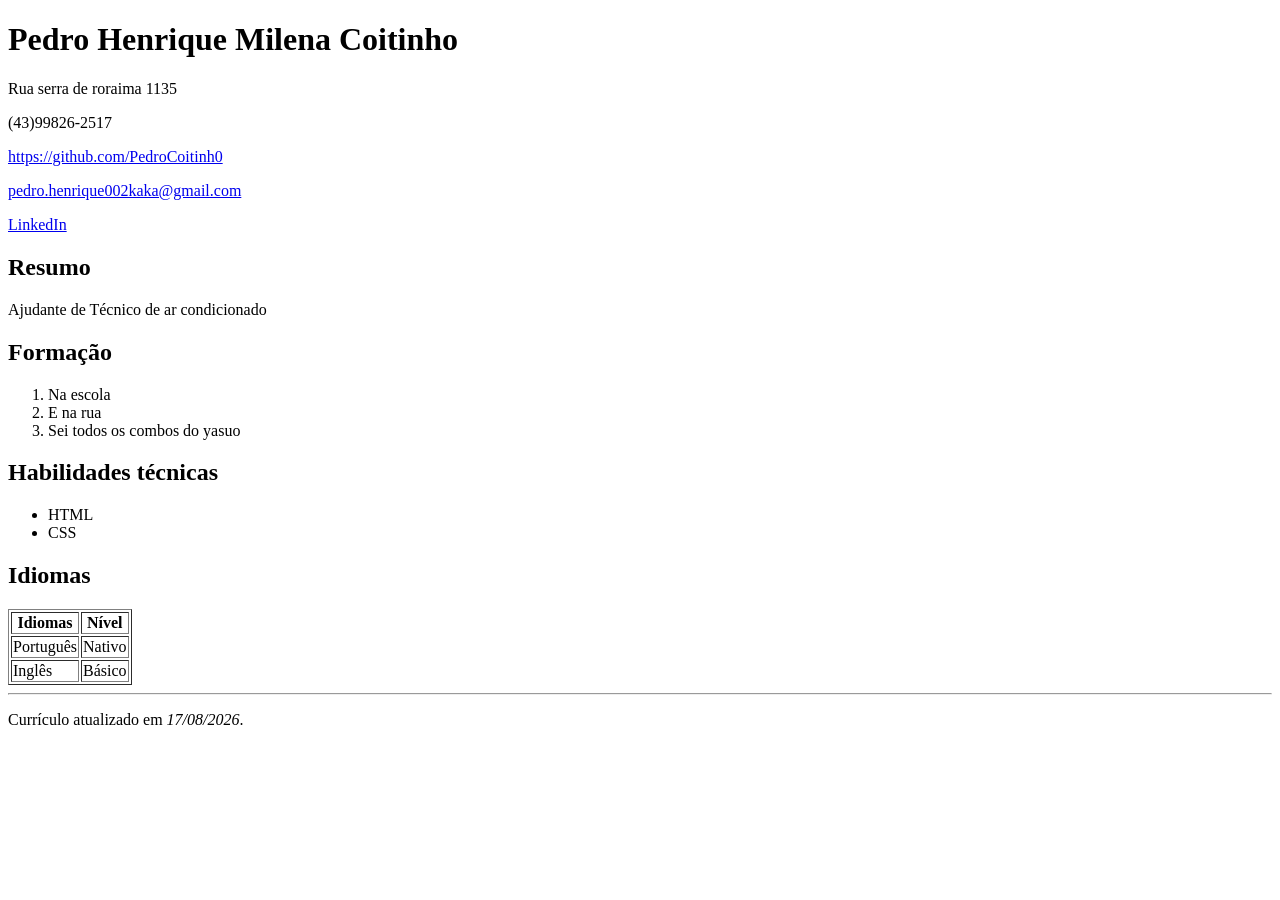
<file: aula02/index.html>
<!DOCTYPE html>
<html lang="pt-br">
<head>
  <meta charset="UTF-8">
  <meta name="viewport" content="width=device-width, initial-scale=1.0">
  <title>Currículo de Pedro</title>

</head>
<body>
  <div id="cabeçalho">
    <h1>Pedro Henrique Milena Coitinho</h1>
    <p>Rua serra de roraima 1135</p>
    <p>(43)99826-2517</p>
    <p>
      <a href="https://github.com/PedroCoitinh0" target="_blank">https://github.com/PedroCoitinh0</a>
    </p>
    <p>
      <a href="mailto:pedro.henrique002kaka@gmail.com" target="_blank">pedro.henrique002kaka@gmail.com</a>
    </p>

    <p>
      <a href="#">LinkedIn</a>
    </p>
  </div>

  <div id="principal">

    <div id="resumo">
      <h2>Resumo</h2>
      <p>Ajudante de Técnico de ar condicionado</p>
    </div>

    <div id="formação">
      <h2>Formação</h2>
      <ol>
        <li>Na escola</li>
        <li>E na rua</li>
        <li>Sei todos os combos do yasuo</li>
      </ol>
    </div>

    <div>
      <h2>Habilidades técnicas</h2>
      <ul>
        <li>HTML</li>
        <li>CSS</li>
      </ul>
    </div>

    <div>
      <h2>Idiomas</h2>
      <table border="1">
        <tr>
          <th>Idiomas</th>
          <th>Nível</th>
        </tr>
        <tr>
          <td>Português</td>
          <td>Nativo</td>
        </tr>
        <tr>
          <td>Inglês</td>
          <td>Básico</td>
        </tr>
      </table>
    </div>

  </div>
  <hr>
  <div id="rodape">
    <p>Currículo atualizado em <i>17/08/2026</i>.</p>
  </div>
</body>
</html>
</file>
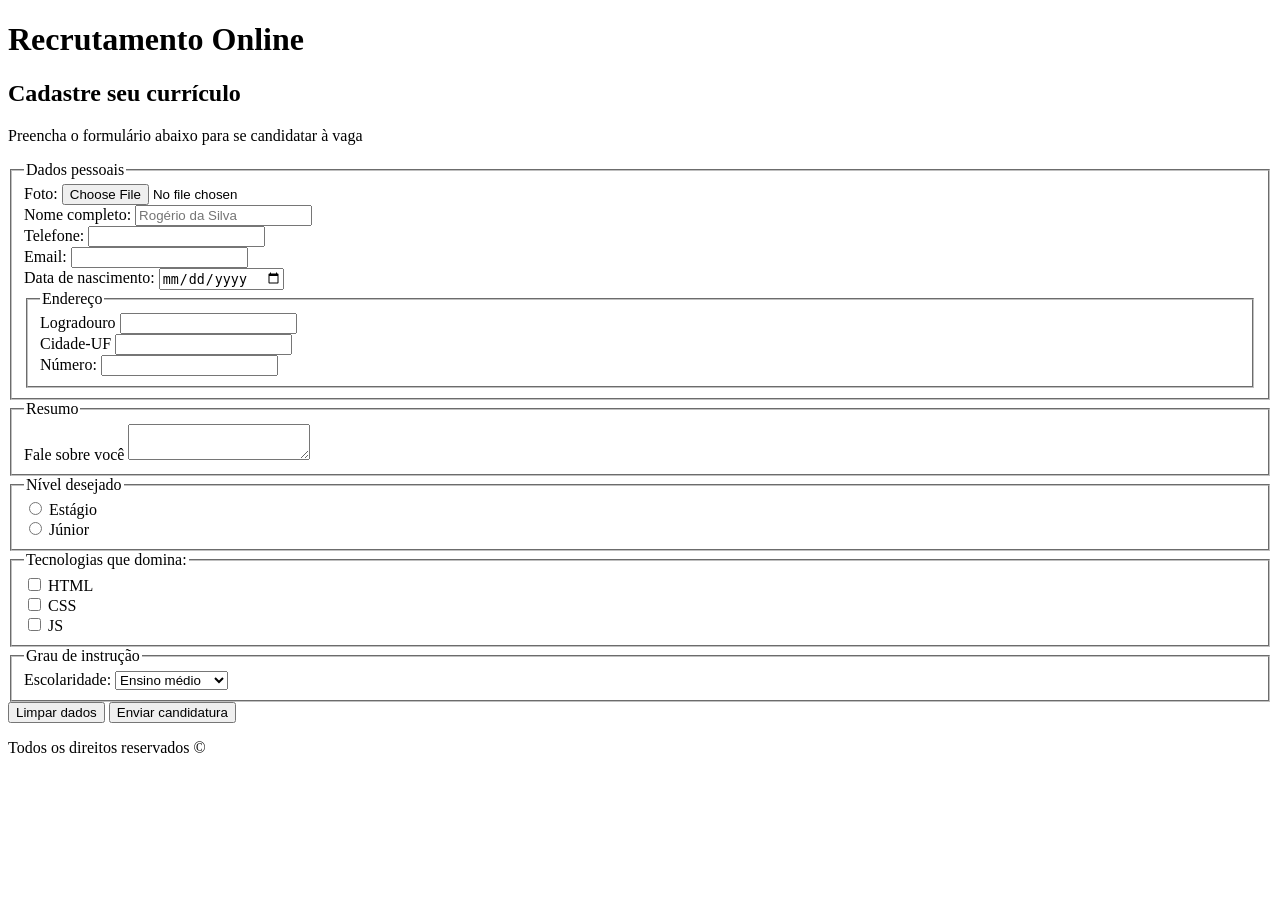
<file: aula03/index.html>
<!DOCTYPE html>
<html lang="pt-br">
<head>
  <meta charset="UTF-8">
  <meta name="viewport" content="width=device-width, initial-scale=1.0">
  <title>Recrutamento online</title>
</head>
<body>

  <header>
    <h1>Recrutamento Online</h1>
  </header>
  
  <main>
    <section>
      <h2>Cadastre seu currículo</h2>
      <form action="https://postman-echo.com/post" method="post" enctype="multipart/form-data">
        <p>Preencha o formulário abaixo para se candidatar à vaga</p>
        <fieldset>
          <legend>Dados pessoais</legend>
          
          <div>
            <label for="foto_id">Foto:</label>
            <input id="foto_id" name="foto" type="file" accept="image/*">
          </div>
          

          <div>
            <label for="nome_id">Nome completo:</label>
            <input id="nome_id" name="nome" type="text" placeholder="Rogério da Silva">
          </div>

          <div>
            <label for="telefone_id">Telefone:</label>
            <input id="telefone_id" name="telefone" type="tel" required>
          </div>
          
          <div>
            <label for="email_id">Email:</label>
            <input id="email_id" name="email" type="email">
          </div>

          <div>
            <label for="data_nasc_id">Data de nascimento:</label>
            <input id="data_nasc_id" name="data_nasc" type="date">
          </div>
          
          <fieldset>
            <legend>Endereço</legend>
            
            <div>
              <label for="logradouro_id">Logradouro</label>
              <input id="logradouro_id" name="Logradouro" type="text">
            </div>

            <div>
              <label for="cidade_id">Cidade-UF</label>
              <input id="cidade_id" name="cidade" type="text">
            </div>

            <div>
              <label for="numero_id">Número:</label>
              <input id="numero_id" name="numero" type="number">
            </div>
          
          </fieldset>
        </fieldset>

        <fieldset>
          <legend>Resumo</legend>
          <div>
            <label for="resumo_id">Fale sobre você</label>
            <textarea id="resumo_id" name="resumo"></textarea>
          </div>
        </fieldset>

        <fieldset>
          <legend>Nível desejado</legend>
          <div>
            <input id="nivel_estagio_id" name="nivel" type="radio" value="estagio">
            <label for="nivel_estagio_id">Estágio</label>
          </div>

          <div>
            <input id="nivel_junior_id" name="nivel" type="radio" value="junior">
            <label for="nivel_junior_id">Júnior</label>
          </div>
        </fieldset>

        <fieldset>
          <legend>Tecnologias que domina:</legend>
          <div>
            <input id="tec_html_id" name="tecnologias" type="checkbox" value="html">
            <label for="tec_html_id">HTML</label>
          </div>

          <div>
            <input id="tec_css_id" name="tecnologias" type="checkbox" value="css">
            <label for="tec_css_id">CSS</label>
          </div>

          <div>
            <input id="tec_js_id" name="tecnologias" type="checkbox" value="js">
            <label for="tec_js_id">JS</label>
          </div>

        </fieldset>

        <fieldset>
          <legend>Grau de instrução</legend>
          <div>
            <label for="escolaridade_id">Escolaridade:</label>
            <select id="escolaridade_id" name="escolaridade">
              <option value="medio">Ensino médio</option>
              <option value="graduacao">Graduação</option>
              <option value="pos">Pós-graduação</option>
            </select>
          </div>
        </fieldset>

        <div>
          <button type="reset">Limpar dados</button>
          <button type="submit">Enviar candidatura</button>
        </div>

      </form>
    </section>
  </main>

  <footer>
    <p>Todos os direitos reservados &copy</p>
  </footer>
</body>
</html>
</file>
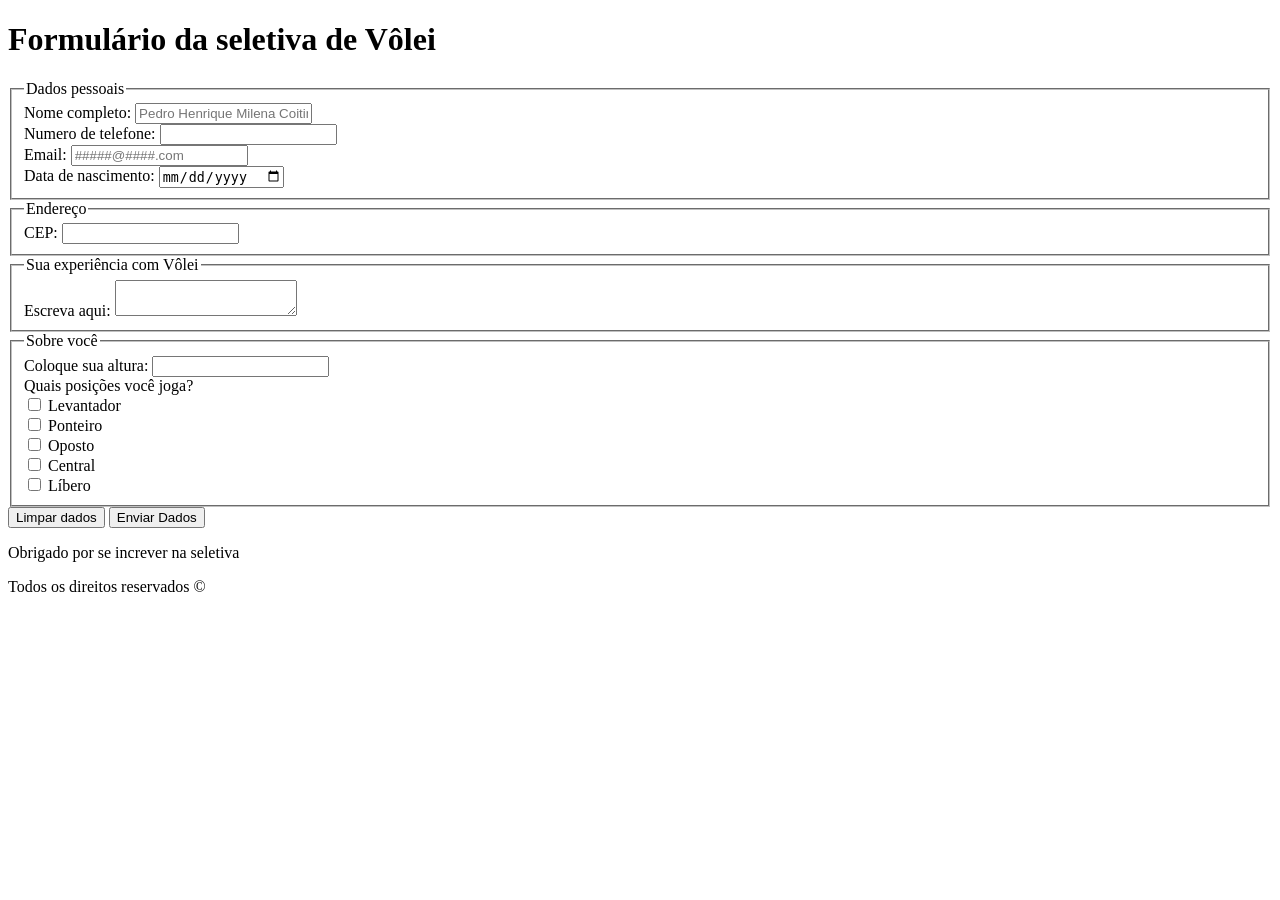
<file: aula04/index.html>
<!DOCTYPE html>
<html lang="pt-br">
<head>
  <meta charset="UTF-8">
  <meta name="viewport" content="width=device-width, initial-scale=1.0">
  <title>Seletiva</title>
</head>
<body>

  <header>
    <h1>Formulário da seletiva de Vôlei</h1>
  </header>

  <main>
    <section>
      <form action="https://postman-echo.com/post" method="post" enctype="multipart/form-data">
        <fieldset>
          <legend>Dados pessoais</legend>

          <div>
            <label for="name_id">Nome completo:</label>
            <input id="name_id" name="name" type="text" placeholder="Pedro Henrique Milena Coitinho">
          </div>

          <div>
            <label for="number_id">Numero de telefone:</label>
            <input id="number_id" name="number" type="tel">
          </div>

          <div>
            <label for="email_id">Email:</label>
            <input id="email_id" name="email" type="text" placeholder="#####@####.com">
          </div>
          
          <div>
            <label for="date_id">Data de nascimento:</label>
            <input id="date_id" name="date" type="date" required>
          </div>

        </fieldset>

        <fieldset>
          <legend>Endereço</legend>

           <div>
            <label for="cep_id">CEP:</label>
            <input id="cep_id" name="cep" pattern="^[0-9]{5}-[0-9]{3}$" required type="text">
          </div>

        </fieldset>

        <fieldset>
          <legend>Sua experiência com Vôlei</legend>

          <div>
            <label for="write_id">Escreva aqui:</label>
            <textarea id="write_id" name="write"></textarea>
          </div>
        </fieldset>

        <fieldset>
          <legend>Sobre você</legend>

          <div>
            <label for="height_id">Coloque sua altura:</label>
            <input id="height_id" name="height" type="text" required>
          </div>

          <div>
            <label for="position_id">Quais posições você joga?</label>
          </div>
          
          <div>
            <input id="levantador_id" type="checkbox" name="levantador" value="levantador">
            <label for="levantador_id">Levantador</label>
          </div>

          <div>
            <input id="ponteiro_id" type="checkbox" name="ponteiro" value="ponteiro">
            <label for="ponteiro_id">Ponteiro</label>
          </div>

          <div>
            <input id="oposto_id" type="checkbox" name="oposto" value="oposto">
            <label for="oposto_id">Oposto</label>
          </div>

          <div>
            <input id="central_id" type="checkbox" name="central" value="central">
            <label for="central_id">Central</label>
          </div>

          <div>
            <input id="libero_id" type="checkbox" name="libero" value="libero">
            <label for="libero_id">Líbero</label>
          </div>

        </fieldset>

        <div>
          <button type="reset">Limpar dados</button>
          <button type="submit">Enviar Dados</button>
        </div>

      </form>
    </section>
  </main>

  <footer>
    <p>Obrigado por se increver na seletiva</p>
    <p>Todos os direitos reservados &copy</p>
  </footer>

</body>
</html>
</file>
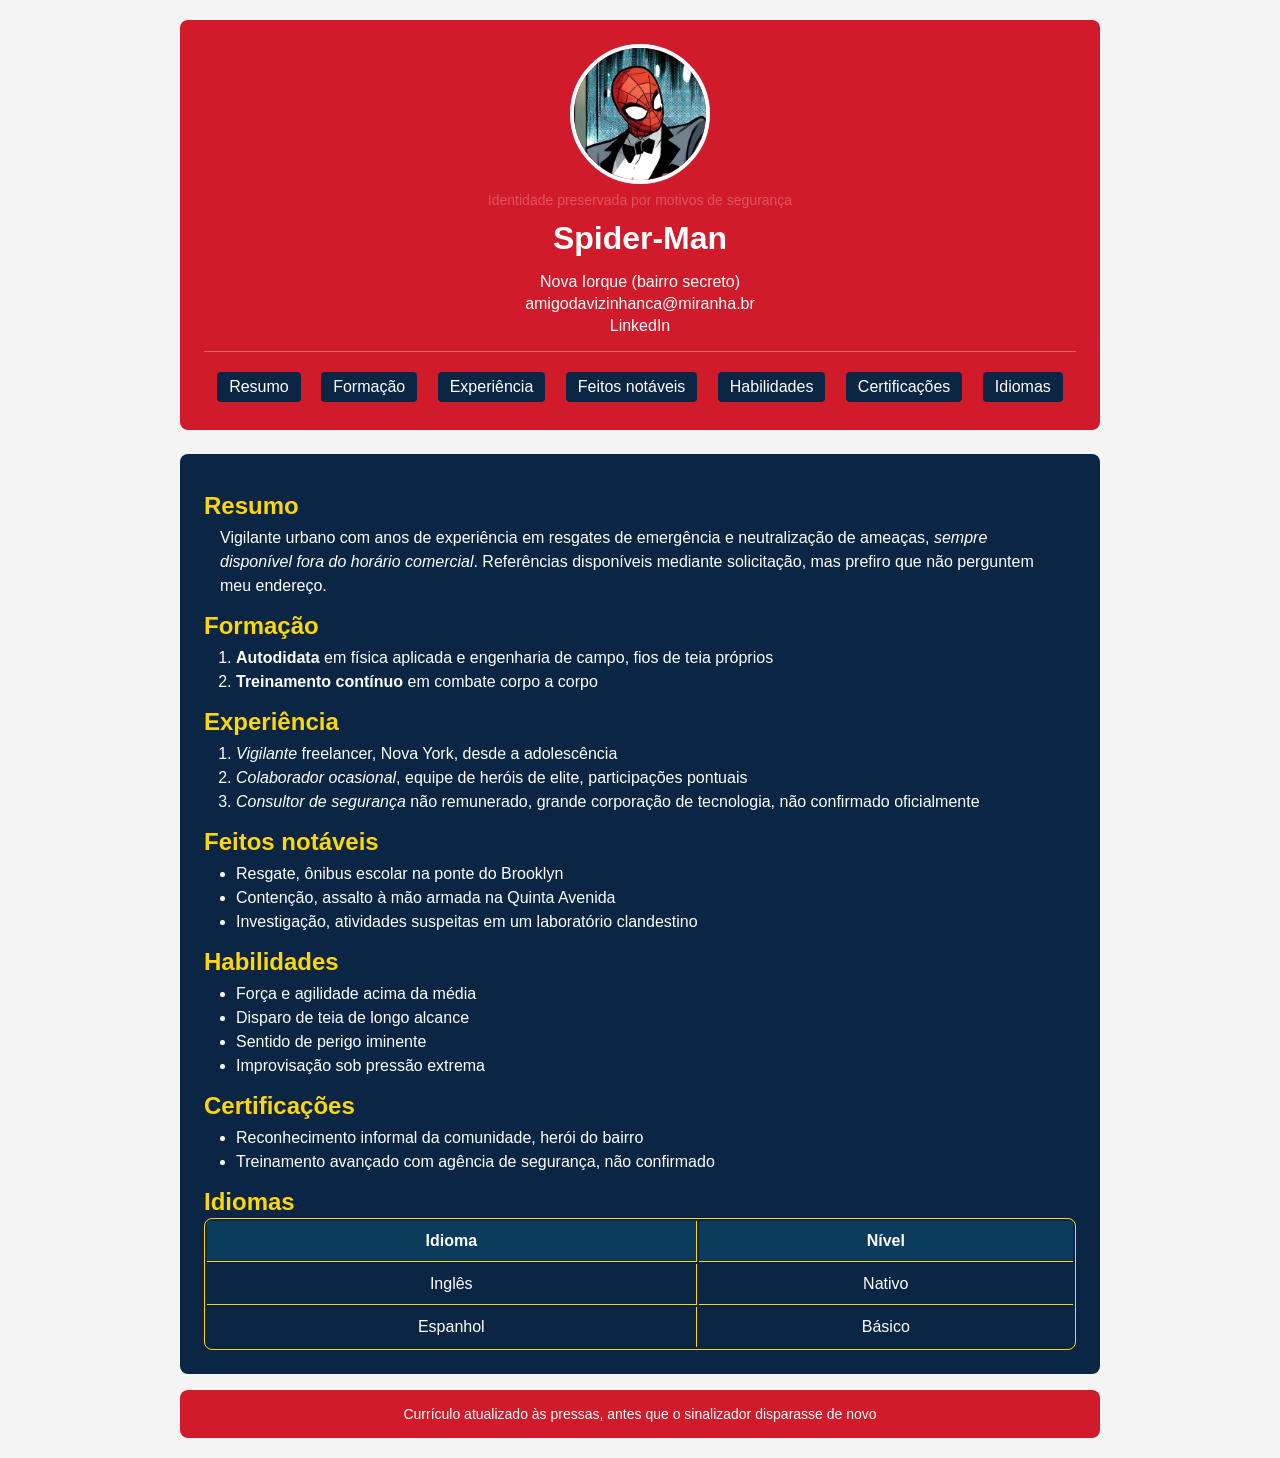
<file: aula05/index.html>
<!DOCTYPE html>
<html lang="pt-br">
<head>
  <meta charset="UTF-8" />
  <meta name="viewport" content="width=device-width, initial-scale=1.0" />
  <title>Currículo Spider-Man</title>
  <link rel="stylesheet" href="./styles/global.css">
</head>
<body>
  <header>
    <figure>
      <img src="./images/miranha.jpg" alt="Foto de perfil, pessoa mascarada com traje vermelho e azul" />
      <figcaption>Identidade preservada por motivos de segurança</figcaption>
    </figure>
    <h1>Spider-Man</h1>
    <div class="header-info">
      <p>Nova Iorque (bairro secreto)</p>
      <p>
        <a href="mailto:amigodavizinhanca@miranha.br">amigodavizinhanca@miranha.br</a>
      </p>
      <p>
        <a href="https://www.linkedin.com/in/miranha/">LinkedIn</a>
      </p>
      <nav>
        <ul>
          <li><a href="#resumo">Resumo</a></li>
          <li><a href="#formacao">Formação</a></li>
          <li><a href="#experiencia">Experiência</a></li>
          <li><a href="#feitos">Feitos notáveis</a></li>
          <li><a href="#habilidades">Habilidades</a></li>
          <li><a href="#certificacoes">Certificações</a></li>
          <li><a href="#idiomas">Idiomas</a></li>
        </ul>
      </nav>
    </div>
  </header>

  <main>
    <section id="resumo">
      <h2>Resumo</h2>
      <p>
        Vigilante urbano com anos de experiência em resgates de emergência e neutralização de ameaças,
        <em>sempre disponível fora do horário comercial</em>. Referências disponíveis mediante solicitação,
        mas prefiro que não perguntem meu endereço.
      </p>
    </section>

    <section id="formacao">
      <h2>Formação</h2>
      <ol>
        <li><strong>Autodidata</strong> em física aplicada e engenharia de campo, fios de teia próprios</li>
        <li><strong>Treinamento contínuo</strong> em combate corpo a corpo</li>
      </ol>
    </section>

    <section id="experiencia">
      <h2>Experiência</h2>
      <ol>
        <li><em>Vigilante</em> freelancer, Nova York, desde a adolescência</li>
        <li><em>Colaborador ocasional</em>, equipe de heróis de elite, participações pontuais</li>
        <li><em>Consultor de segurança</em> não remunerado, grande corporação de tecnologia, não confirmado oficialmente</li>
      </ol>
    </section>

    <section id="feitos">
      <h2>Feitos notáveis</h2>
      <ul>
        <li>Resgate, ônibus escolar na ponte do Brooklyn</li>
        <li>Contenção, assalto à mão armada na Quinta Avenida</li>
        <li>Investigação, atividades suspeitas em um laboratório clandestino</li>
      </ul>
    </section>

    <section id="habilidades">
      <h2>Habilidades</h2>
      <ul>
        <li>Força e agilidade acima da média</li>
        <li>Disparo de teia de longo alcance</li>
        <li>Sentido de perigo iminente</li>
        <li>Improvisação sob pressão extrema</li>
      </ul>
    </section>

    <section id="certificacoes">
      <h2>Certificações</h2>
      <ul>
        <li>Reconhecimento informal da comunidade, herói do bairro</li>
        <li>Treinamento avançado com agência de segurança, não confirmado</li>
      </ul>
    </section>

    <section id="idiomas">
      <h2>Idiomas</h2>
      <table>
        <thead>
          <tr>
            <th scope="col">Idioma</th>
            <th scope="col">Nível</th>
          </tr>
        </thead>
        <tbody>
          <tr>
            <td>Inglês</td>
            <td>Nativo</td>
          </tr>
          <tr>
            <td>Espanhol</td>
            <td>Básico</td>
          </tr>
        </tbody>
      </table>
    </section>
  </main>

  <footer>
    <p>Currículo atualizado às pressas, antes que o sinalizador disparasse de novo</p>
  </footer>
</body>

</html>
</file>
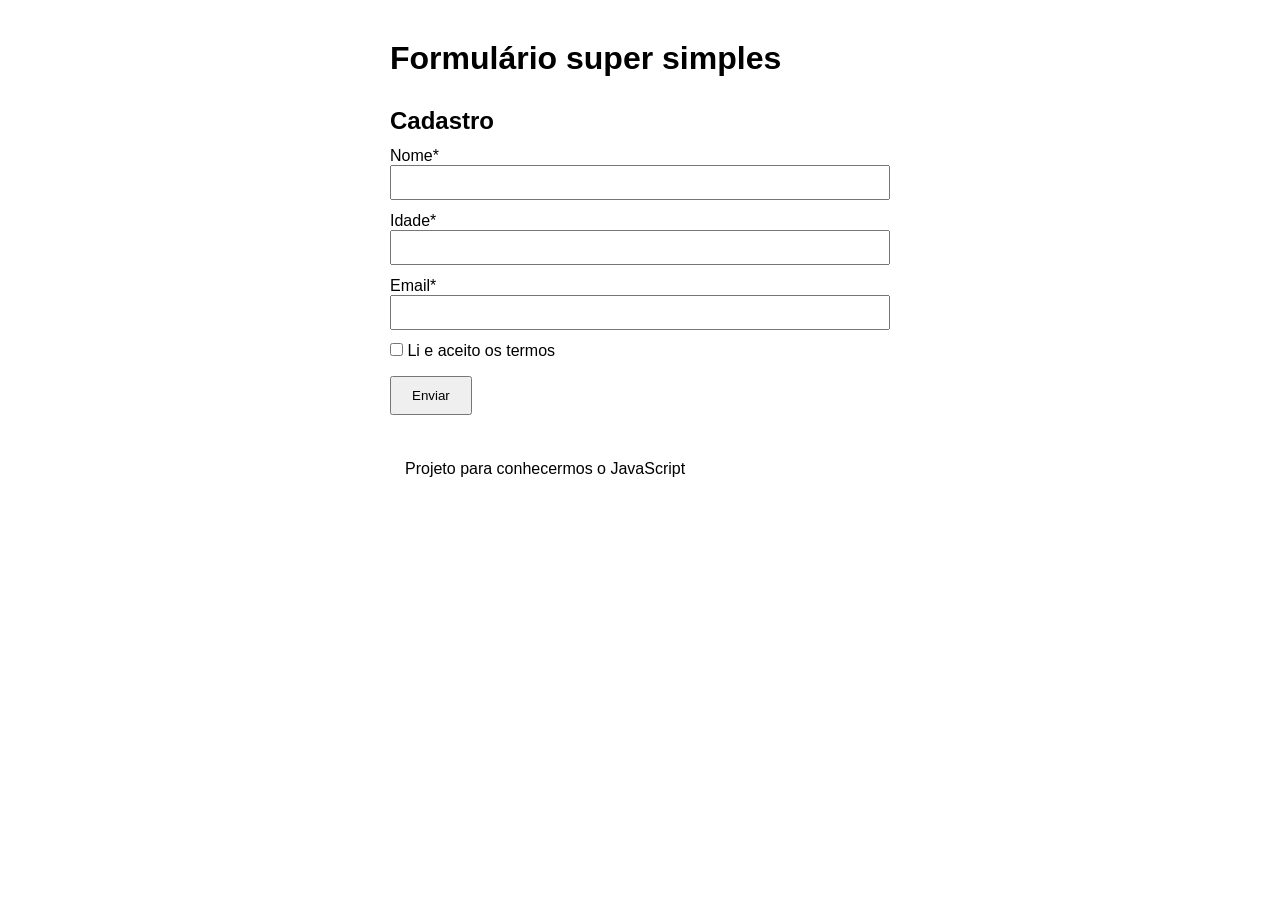
<file: aula07/index.html>
<!DOCTYPE html>
<html lang="pt-br">
<head>
  <meta charset="UTF-8">
  <meta name="viewport" content="width=device-width, initial-scale=1.0">
  <title>Aprendeno JavaScript</title>
  <link rel="stylesheet" href="./styles/global.css">
  <script src="./scripts/index.js" defer></script>
</head>
<body>
  <header>
    <h1>Formulário super simples</h1>
  </header>

  <main>
    <h2>Cadastro</h2>
    <form id=cadastro">

      <label for="nome">Nome*</label>
      <input type="text" id="nome">
      <p id="erro-nome" class="oculto"></p>

      <label for="idade">Idade*</label>
      <input type="number" id="idade">
      <p id="erro-idade" class="oculto"></p>

      <label for="email">Email*</label>
      <input type="email" id="email">
      <p id="erro-email" class="oculto"></p>

      <label for="">
        <input type="checkbox" id="termos">
        <span>Li e aceito os termos</span>
        <p id="erro-termos" class="oculto"></p>
      </label>

      <button onclick="executar(event)">Enviar</button>
      <p id="concluido" class="oculto"></p>

    </form>
  </main>

  <footer>
    <p>Projeto para conhecermos o JavaScript</p>
  </footer>
</body>
</html>
</file>
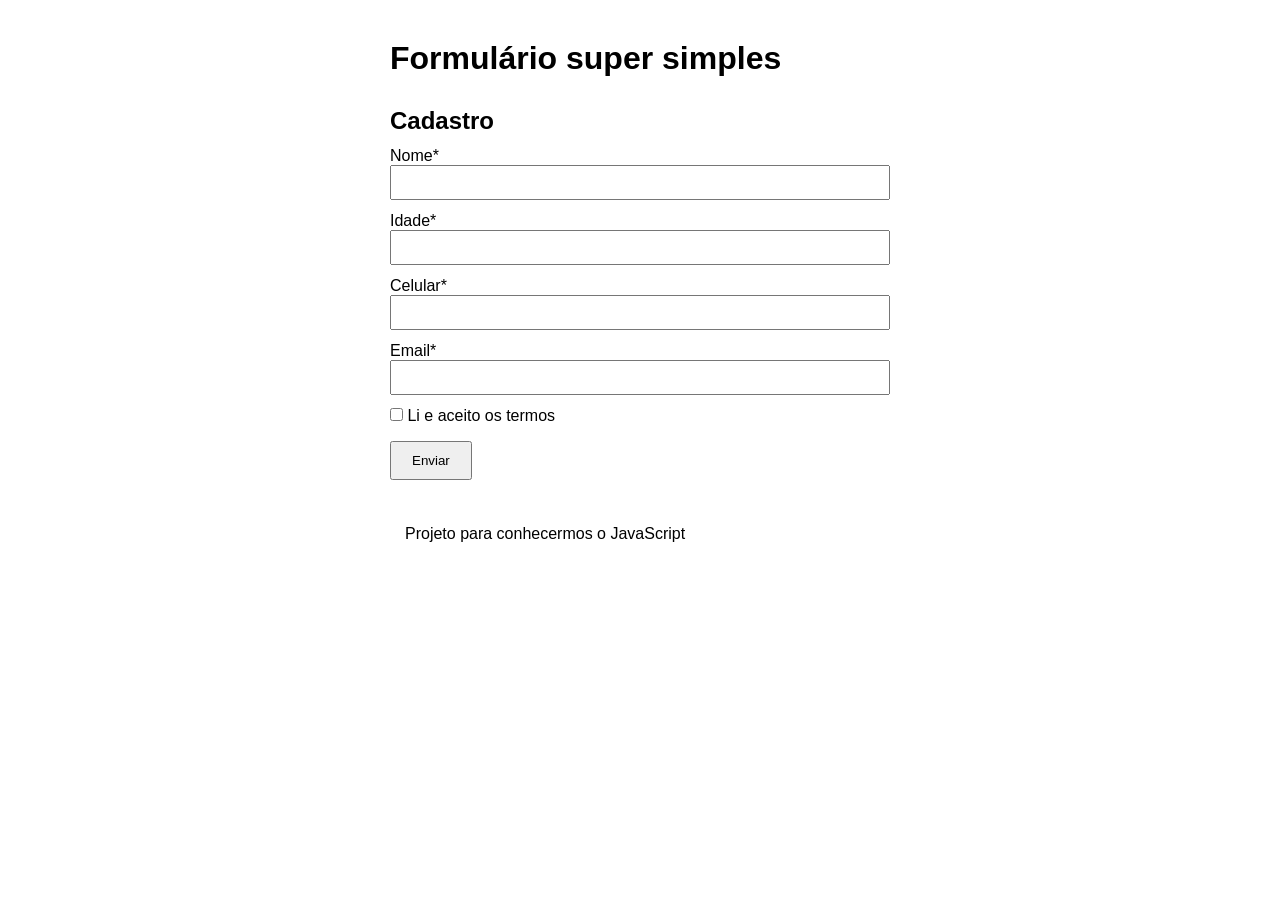
<file: aula08/index.html>
<!DOCTYPE html>
<html lang="pt-BR">
<head>
  <meta charset="UTF-8">
  <meta name="viewport" content="width=device-width, initial-scale=1.0">
  <link rel="stylesheet" href="styles/global.css">
  <script src="scripts/index.js" defer></script>
  <title>Formulário JS</title>
</head>
<body>
  <header>
    <h1>Formulário super simples</h1>
  </header>
  <main>
    <h2>Cadastro</h2>
    <form id="cadastro" novalidate onsubmit="executar(event)">
      <label for="nome">Nome*</label>
      <input type="text" id="nome">
      <p id="erro-nome" class="oculto"></p>

      <label for="idade">Idade*</label>
      <input type="number" id="idade">
      <p id="erro-idade" class="oculto"></p>

      <label for="Celular">Celular*</label>
      <input type="text" id="celular" oninput="mascararCelular(event)">
      <p id="erro-celular" class="oculto"></p>


      <label for="email">Email*</label>
      <input type="email" id="email">
      <p id="erro-email" class="oculto"></p>

      <label>
        <input type="checkbox" id="termos">
        Li e aceito os termos
        <p id="erro-termos" class="oculto"></p>
      </label>

      <button type="submit">Enviar</button>
      <p id="concluido" class="oculto"></p>

    </form>
  </main>
  <footer>
    <p>Projeto para conhecermos o JavaScript</p>
  </footer>
</body>
</html>
</file>
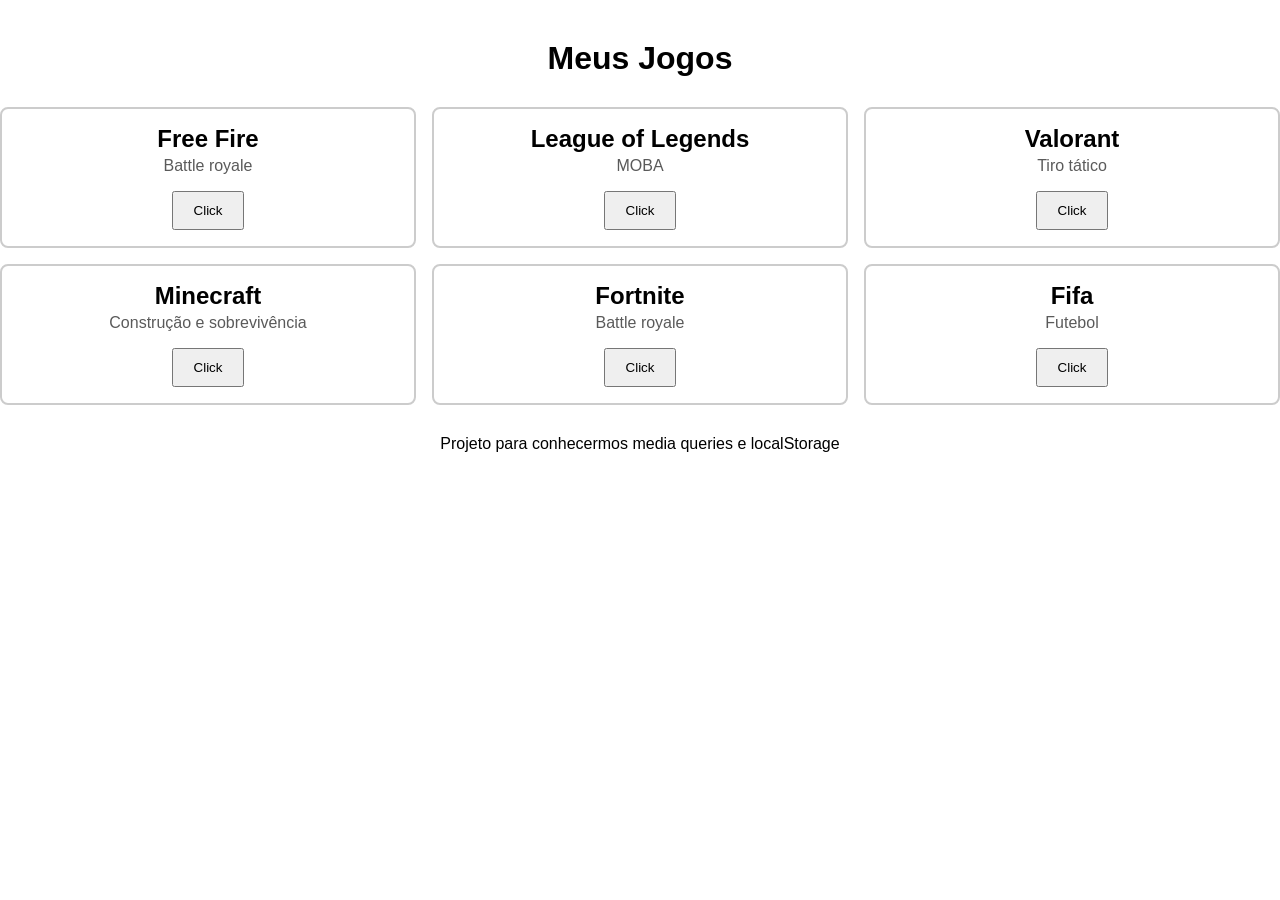
<file: aula09/index.html>
<!DOCTYPE html>
<html lang="pt-BR">
<head>
  <meta charset="UTF-8">
  <meta name="viewport" content="width=device-width, initial-scale=1.0">
  <link rel="stylesheet" href="./styles/global.css">
  <script src="./scripts/index.js" defer></script>
  <title>Meus Jogos</title>
</head>
<body>
  <header>
    <h1>Meus Jogos</h1>
  </header>
  <main>
    <section class="container-cards">

      <div class="card" id="free-fire">
        <h2>Free Fire</h2>
        <p>Battle royale</p>
        <button onclick="marcar('free-fire', 'Free fire')">Click</button>
      </div>

      <div class="card" id="lol">
        <h2>League of Legends</h2>
        <p>MOBA</p>
        <button onclick="marcar('lol', 'League of Legends')">Click</button>
      </div>

      <div class="card" id="valorant">
        <h2>Valorant</h2>
        <p>Tiro tático</p>
        <button onclick="marcar('valorant', 'Valorant')">Click</button>
      </div>

      <div class="card" id="minecraft">
        <h2>Minecraft</h2>
        <p>Construção e sobrevivência</p>
        <button onclick="marcar('minecraft', 'Minecraft')">Click</button>
      </div>

      <div class="card" id="fortnite">
        <h2>Fortnite</h2>
        <p>Battle royale</p>
        <button onclick="marcar('fortnite', 'Fortnite')">Click</button>
      </div>

      <div class="card" id="fifa">
        <h2>Fifa</h2>
        <p>Futebol</p>
        <button onclick="marcar('fifa', 'Fifa')">Click</button>
      </div>

    </section>
  </main>
  <footer>
    <p>Projeto para conhecermos media queries e localStorage</p>
  </footer>
</body>
</html>
</file>
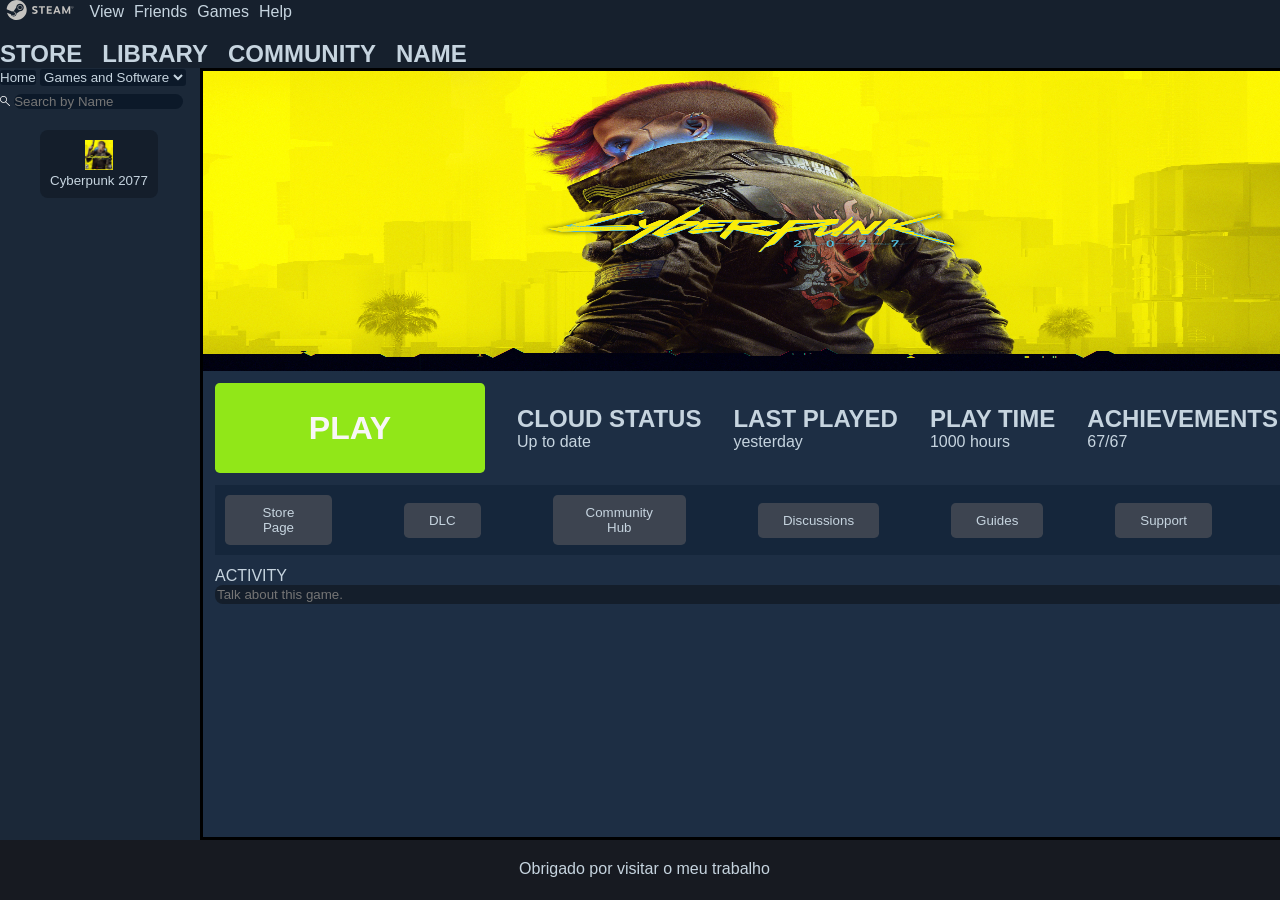
<file: aula06/atividade/index.html>
<!DOCTYPE html>
<html lang="pt-br">
<head>
  <meta charset="UTF-8">
  <meta name="viewport" content="width=device-width, initial-scale=1.0">
  <link rel="stylesheet" href="./style/global.css">
  <link rel="icon" href="assets/icons/steam-1.svg" type="image/x-icon">
  <title>Steam</title>
</head>
<body>

  <header class="header">
    <div class="first-area">
      <a href="https://store.steampowered.com/?l=portuguese" target="_blank" rel="noopener noreferrer"><img src="assets/icons/steamlogo.svg" alt="simbolo da steam"></a>
      <p>View</p>
      <p>Friends</p>
      <p>Games</p>
      <p>Help</p>
    </div>
    
    <div class="second-area">
      <h2>STORE</h2>
      <h2>LIBRARY</h2>
      <h2>COMMUNITY</h2>
      <h2>NAME</h2>
    </div>
  </header>
  
  <aside class="aside">
    <div class="container">
      <button>Home</button>
      <label for="category_id"></label>
      <select name="tipo" id="category_id">
        <option value="games and software">Games and Software</option>
        <option value="games">Games</option>
        <option value="software">Software</option>
        <option value="soundtracks">Soundtracks</option>
        <option value="tools">Tools</option>
      </select>
    </div>

    <div class="search">
      <label for="search">
        <img src="assets/icons/lupa.svg" alt="imagem de uma lupa">
      </label>
      <input id="search" type="search" placeholder="Search by Name">
    </div>

    <div class="games">
      <a href="#">
        <button>
          <img src="assets/images/logocp.png" alt="Logo do jogo cyberpunk 2077">
          <p>Cyberpunk 2077</p>
        </button>
      </a>
    </div>
  </aside>

  <main class="main">
    <div class="img">
      <img src="assets/images/backgroundcp.jpg" alt="">
    </div>

    <div class="information">
      <button>
        <p>PLAY</p>
      </button>

      <div>
        <h2>CLOUD STATUS</h2>
        <p>Up to date</p>
      </div>

      <div>
        <h2>LAST PLAYED</h2>
        <p>yesterday</p>
      </div>

      <div>
        <h2>PLAY TIME</h2>
        <p>1000 hours</p>
      </div>

      <div>
        <h2>ACHIEVEMENTS</h2>
        <p>67/67</p>
      </div>
    </div>
    
    <div class="information-below">
      <a href="#">
        <button>Store Page</button>
      </a>

      <a href="#">
        <button>DLC</button>
      </a>

      <a href="#">
        <button>Community Hub</button>
      </a>

      <a href="#">
        <button>Discussions</button>
      </a>

      <a href="#">
        <button>Guides</button>
      </a>

      <a href="#">
        <button>Support</button>
      </a>
    </div>

    <div class="label">
      <label for="activity_id">ACTIVITY</label>
      <input type="search" name="activity" id="activity_id" placeholder="Talk about this game."> 
    </div>
  </main>

  <footer class="">
    <p>
      Obrigado por visitar o meu trabalho
    </p>
  </footer>

</body>
</html>
</file>
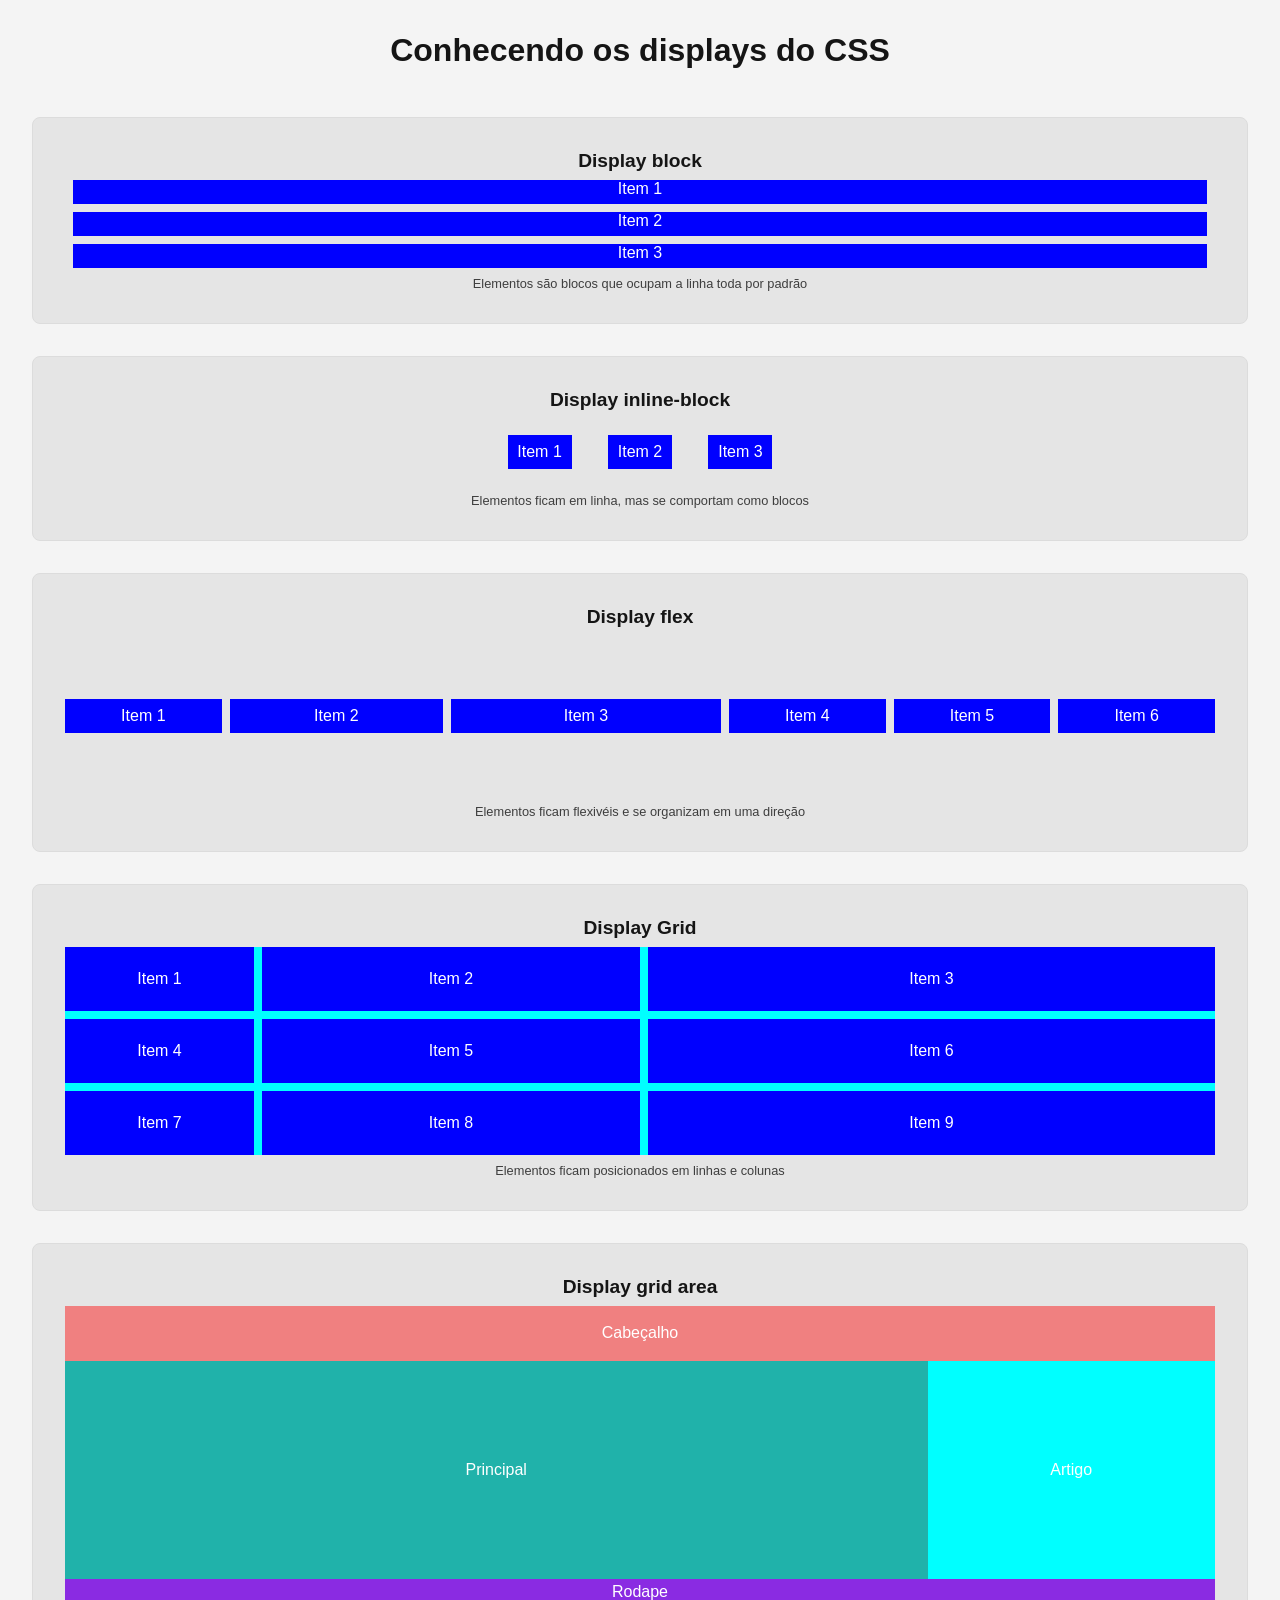
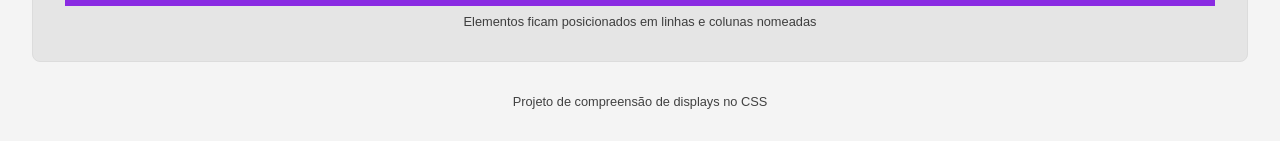
<file: aula06/exemplos/index.html>
<!DOCTYPE html>
<html lang="pt-br">
<head>
  <meta charset="UTF-8">
  <meta name="viewport" content="width=device-width, initial-scale=1.0">
  <link rel="stylesheet" href="./styles/global.css">
  <link rel="icon" href="images/block.png" type="image/x-icon">
  <title>Conhecendo os displays</title>
</head>
<body>
  
  <header>
    <h1>Conhecendo os displays do CSS</h1>
  </header>

  <main>
    <section>
      <h2>Display block</h2>
      <div class="container-block">
        <div class="item">Item 1</div>
        <div class="item">Item 2</div>
        <div class="item">Item 3</div>
      </div>
      <p>Elementos são blocos que ocupam a linha toda por padrão</p>
    </section>

    <section>
      <h2>Display inline-block</h2>
      <div class="container-inline-block">
        <div class="item">Item 1</div>
        <div class="item">Item 2</div>
        <div class="item">Item 3</div>
      </div>
      <p>Elementos ficam em linha, mas se comportam como blocos</p>
    </section>

    <section>
      <h2>Display flex</h2>
      <div class="container-flex">
        <div class="item">Item 1</div>
        <div id="item-2" class="item">Item 2</div>
        <div id="item-3" class="item">Item 3</div>
        <div class="item">Item 4</div>
        <div class="item">Item 5</div>
        <div class="item">Item 6</div>
         
      </div>
      <p>Elementos ficam flexivéis e se organizam em uma direção</p>
    </section>

    <section>
      <h2>Display Grid</h2>
      <div class="container-grid">
        <div class="item">Item 1</div>
        <div class="item">Item 2</div>
        <div class="item">Item 3</div>
        <div class="item">Item 4</div>
        <div class="item">Item 5</div>
        <div class="item">Item 6</div>
        <div class="item">Item 7</div>
        <div class="item">Item 8</div>
        <div class="item">Item 9</div>
         
      </div>
      <p>Elementos ficam posicionados em linhas e colunas</p>
    </section>

    <section>
      <h2>Display grid area</h2>
      <div class="container-grid-area">
        <div class="item item-cabecalho">Cabeçalho</div>
        <div class="item item-principal">Principal</div>
        <div class="item item-artigo">Artigo</div>
        <div class="item item-rodape">Rodape</div>
      </div>
      <p>Elementos ficam posicionados em linhas e colunas nomeadas</p>
    </section>
  </main>

  <footer>
    <p>Projeto de compreensão de displays no CSS</p>
  </footer>

</body>
</html>
</file>
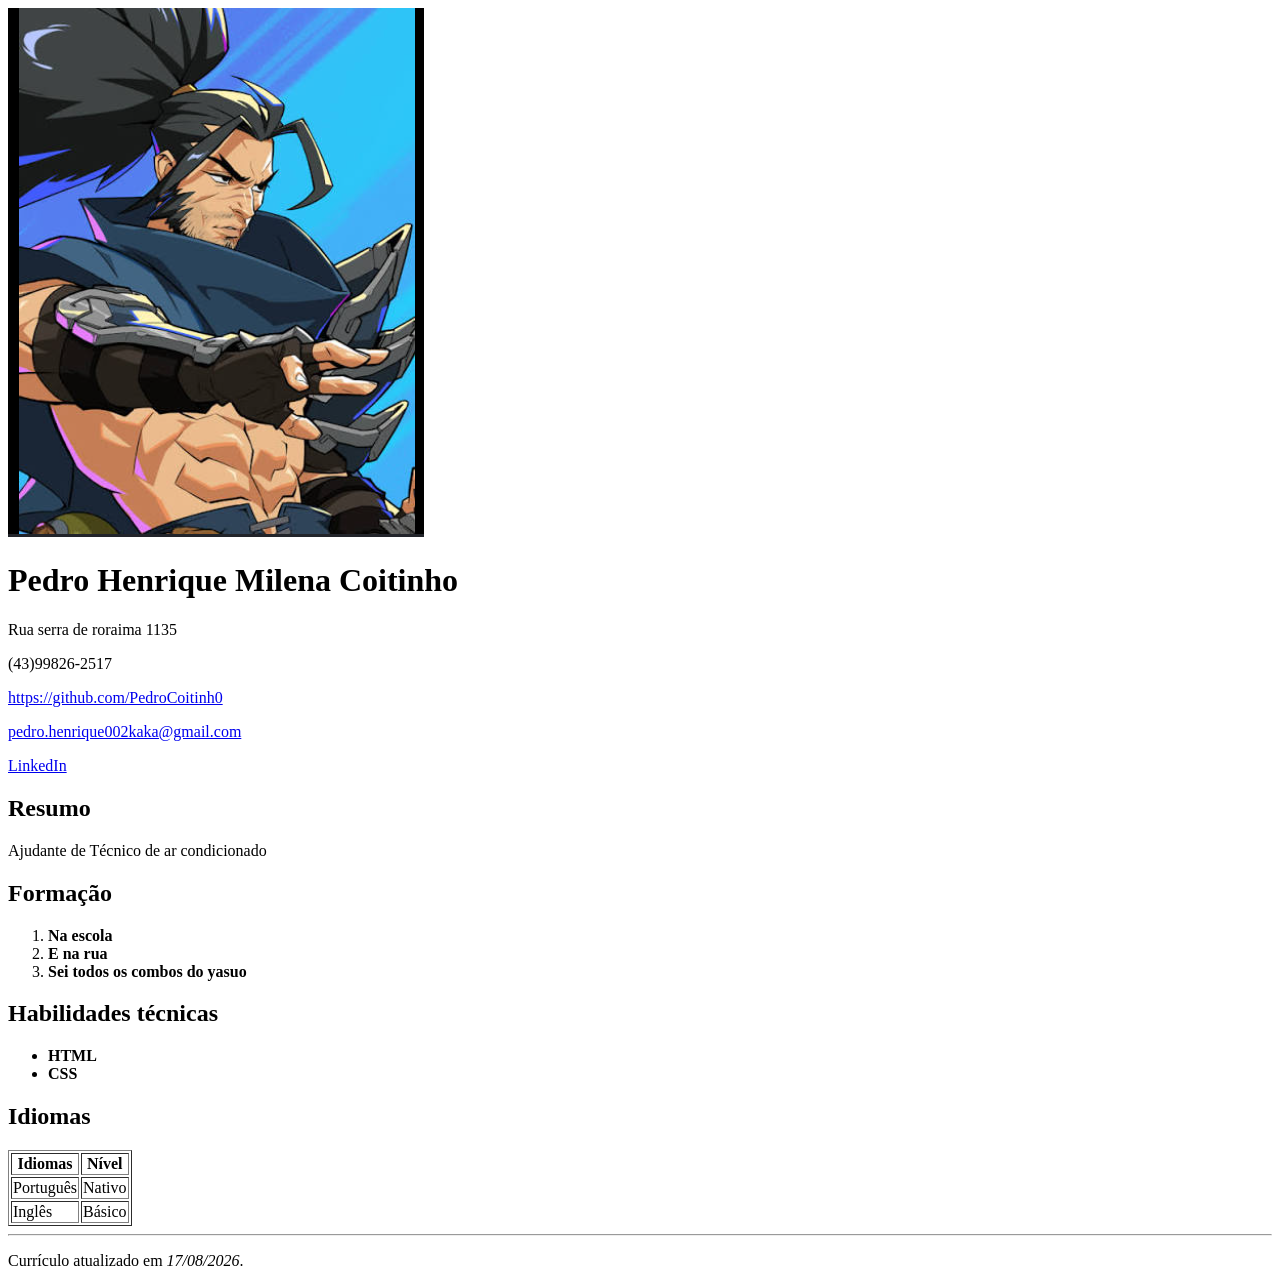
<file: aula02/index_semantico.html>
<!DOCTYPE html>
<html lang="pt-br">

<head>
  <meta charset="UTF-8">
  <meta name="viewport" content="width=device-width, initial-scale=1.0">
  <title>Currículo de Pedro</title>

</head>

<body>
  <header">
    <img src="Screenshot 2026-08-17 214711.png" alt="Foto de perfil, usei um personagem de anime porque eu não tenho no computador">
    <h1>Pedro Henrique Milena Coitinho</h1>
    <p>Rua serra de roraima 1135</p>
    <p>(43)99826-2517</p>
    <p>
      <a href="https://github.com/PedroCoitinh0" target="_blank">https://github.com/PedroCoitinh0</a>
    </p>
    <p>
      <a href="mailto:pedro.henrique002kaka@gmail.com" target="_blank">pedro.henrique002kaka@gmail.com</a>
    </p>

    <p>
      <a href="#">LinkedIn</a>
    </p>
    </header>

    <main>

      <section>
        <h2>Resumo</h2>
        <p>Ajudante de Técnico de ar condicionado</p>
      </section>

      <section>
        <h2>Formação</h2>
        <ol>
          <li><strong>Na escola</strong></li>
          <li><strong>E na rua</strong></li>
          <li><strong>Sei todos os combos do yasuo</strong></li>
        </ol>
      </section>

      <section>
        <h2>Habilidades técnicas</h2>
        <ul>
          <li><strong>HTML</strong></li>
          <li><strong>CSS</strong></li>
        </ul>
      </section>

      <section>
        <h2>Idiomas</h2>
        <table border="1">
          <tr>
            <th>Idiomas</th>
            <th>Nível</th>
          </tr>
          <tr>
            <td>Português</td>
            <td>Nativo</td>
          </tr>
          <tr>
            <td>Inglês</td>
            <td>Básico</td>
          </tr>
        </table>
      </section>
    </main>
    <hr>
    <footer>
      <p>Currículo atualizado em <em>17/08/2026</em>.</p>
    </footer>
</body>

</html>
</file>
<file: aula05/styles/global.css>
* {
  margin: 0;
  padding: 0;
  box-sizing: border-box;
}

body {
  font-size: 16px;
  font-family: Arial, Helvetica, sans-serif;
  color: #1a1a1a;
  background-color: #f4f4f4;
  padding: 1.25rem;
  max-width: 60rem;
  margin: auto;
}

header {
  background-color: #d11a2a;
  color: #ffffff;
  padding: 1.5rem;
  border-radius: 0.5rem;
  text-align: center;
}

header img {
  width: 8.75rem;
  height: 8.75rem;
  border-radius: 50%;
  border: 0.25rem solid #ffffff;
}
header figcaption {
  font-size: 0.875rem;
  opacity: 0.25;
  margin-top: 0.25rem;
}

header h1 {
  margin-top: 0.75rem;
  font-size: 2rem;
}

/* Criação de classe */

.header-info {
  margin-top: 1rem;
}

/* Restringe o estilo aos p dentro dos header */

header p {
  margin-top: 0.25rem;
}

header a {
  color: inherit;
  text-decoration: none;
}

a:hover {
  opacity: 0.8;
  cursor: pointer;
  color: #ffd607;
  transition: 0.5s;
}

nav {
  margin-top: 1rem;
  padding-top: 1rem;
  border-top: 0.0625rem solid rgba(255, 255, 255, 0.3);
}

nav ul {
  list-style: none;
}

nav li {
  display: inline-block;
  margin: 0.25rem 0.5rem;
}

nav a {
  display: block;
  background-color: #0b2545;
  padding: 0.375rem 0.75rem;
  border-radius: 0.25rem;
}

main {
  padding: 1.5rem;
  color: #ffffff;
  background-color: #0b2545;
  margin-top: 1.5rem;
  border-radius: 0.5rem;
}

section {
  margin-top: 1rem;
  line-height: 1.5rem;

}

section h2 {
  color: #ffd607;
}

section p {
  margin: 0.5rem 1rem;
}

section ul,
section ol {
  margin: 0.5rem 1rem;
  padding-left: 1rem;
}

table {
  width: 100%;
  margin-top: 0.25em;
  border: 1px solid #ffd607;
  border-radius: 0.5rem;
}

table th {
  background-color: #0b3c5d;
}

table th,
table td {
  padding: 0.5rem;
  text-align: center;
  border-right: 1px solid #ffd607;
  border-bottom: 1px solid #ffd607;
}

table th:last-child,
table td:last-child {
  border-right: none;
}

table tr:last-child td {
  border-bottom: none;
}

footer {
  margin-top: 1rem;
  font-size: 0.875rem;
  text-align: center;
  color: #ffffff;
  background-color: #d11a2a;
  padding: 1rem;
  border-radius: 0.5rem;
}
</file>
<file: aula07/styles/global.css>
* {
  box-sizing: border-box;
  margin: 0;
  padding: 0;
}

html {
  font-size: 62.5%;
}

body {
  font-family: Arial, sans-serif;
  font-size: 1.6rem;
  max-width: 50rem;
  margin: 4rem auto;
}

main {
  margin-top: 3rem;
}

footer {
  margin-top: 3rem;
}

footer p {
  margin-top: 1rem;
  padding: 1.5rem;
}

label {
  display: block;
  margin-top: 1.2rem;
}

input[type="text"], 
input[type="number"],
input[type="email"] {
  padding: 0.8rem;
  width: 100%;
}

button {
  padding: 1rem 2rem;
  margin-top: 1.6rem;
}

.oculto {
  display: none;
}

.sucesso {
  background-color: #ffe08a;
  font-weight: bold;
}

.erro {
  color: #8a1c1c;
  background-color: #ffe6e6;
}
</file>
<file: aula08/styles/global.css>
* {
  margin: 0;
  padding: 0;
  box-sizing: border-box;
}

html {
  font-size: 62.5%;
}

body {
  font-family: Arial, sans-serif;
  font-size: 1.6rem;
  max-width: 50rem;
  margin: 4rem auto;
}

main {
  margin-top: 3rem;
}

footer {
  margin-top: 3rem;
}

footer p {
  margin-top: 1rem;
  padding: 1.5rem;
}

label {
  display: block;
  margin-top: 1.2rem;
}

input[type="text"],
input[type="number"],
input[type="email"] {
  padding: 0.8rem;
  width: 100%;
}

button {
  padding: 1rem 2rem;
  margin-top: 1.6rem;
}

.oculto {
  display: none;
}

.sucesso {
  background-color: #ffe08a;
  font-weight: bold;
}

.erro {
  color: #8a1c1c;
  background-color: #ffe6e6;
}
</file>
<file: aula09/styles/global.css>
* {
  margin: 0;
  padding: 0;
  box-sizing: border-box;
}

html {
  font-size: 62.5%;
}

body {
  font-family: Arial, sans-serif;
  font-size: 1.6rem;
  margin: 4rem auto;
}

h1 {
  text-align: center;
}

main {
  margin-top: 3rem;
}

footer {
  margin-top: 3rem;
  text-align: center;
}

button {
  padding: 1rem 2rem;
  margin-top: 1.6rem;
}

.container-cards {
  display: grid;
  grid-template-columns: 1fr;
  gap: 1.6rem;
}

@media (min-width: 768px) {
  .container-cards {
    grid-template-columns: 1fr 1fr;
  }
}

@media (min-width: 992px) {
  .container-cards {
    grid-template-columns: 1fr 1fr 1fr;
  }
}

.card {
  padding: 1.6rem;
  border: 0.2rem solid #cccccc;
  border-radius: 0.8rem;
  text-align: center;
}

.card p {
  margin-top: 0.4rem;
  color: #5a5a5a;
}

.marcado {
  border-color: #0d35de;
  background-color: #e9ecf5;
}
</file>
<file: aula06/atividade/style/global.css>
* {
  margin: 0;
  padding: 0;
  box-sizing: border-box;
}

body {
  color: #c6d4df;
  font-family: "Motiva Sans", "Inter", Arial, sans-serif;

  display: grid;
  grid-template-areas: 
  "header header"
  "aside main"
  "footer footer";
  grid-template-rows: auto 1fr 60px; 
  grid-template-columns: 200px 1fr;
  height: 100vh;
}

header{
  background-color: #16202d;
  grid-area: header;
  align-items: center;
}

header img{
  height: 20px;
}

.first-area {
  display: flex;
  flex-direction: row;
  gap: 10px;
  align-items: center;
}

.second-area {
  display: flex;
  flex-direction: row;
  gap: 20px;
  align-items: center;
  margin-top: 1rem;
}

aside{
  grid-area: aside;
  align-items: center;
  background-color: #1b2838;
}

.container button, .container select {
  background-color: #0c1929;
  color: #c6d4df;
  border: 0px;
  border-radius: 0.2rem;
}

.search input {
  background-color: #0c1929;
  border: 0px;
  border-radius: 0.5rem;
  margin-top: 0.5rem;
  color: #c6d4df;
}

.search img{
  height: 10px;
}

.games button{
  color: #c6d4df;
  background-color: #141e2b;
  border: 0px;
  border-radius: 0.5rem;
  padding: 10px;
  margin: 20px 40px;
  cursor: pointer;
}

.games img {
  height: 30px;
}

.games {
  transition: all 200ms;
}

.games:hover {
  transform: scale(1.1) rotate(2deg);
}


main {
  grid-area: main;
  background-color: #1d2e44;
  border: 3px solid black;
}

main img {
  width: 100%;
  height: 300px;
  display: block;
  align-items: center;
}

.information {
  margin-top: 0.75rem;
  margin-left: 0.75rem;
  display: flex;
  flex-direction: row;
  align-items: center;
  gap: 2rem;
}

.information button {
  background-color: #91e718;
  color: rgb(248, 246, 246);
  font-weight: bold;
  font-size: 32px;
  width: 30vh;
  height: 10vh;
  border: 0px;
  border-radius: 0.3rem;
}

.information button:hover, 
.information-below button:hover {
  transition: all 200ms;
  scale: 1.1;
}

.information-below {
  background-color: #15263b;
  padding: 10px;
  margin-top: 0.75rem;
  margin-left: 0.75rem;
  display: flex;
  flex-direction: row;
  align-items: center;

  gap: 0.5rem;
  
}

.information-below a {
  margin-right: 64px;
}

.information-below button {
  background-color: #3d4450;
  color: #c6d4df;
  padding: 10px 25px;
  border: 0px;
  border-radius: 0.3rem;
}

.label {
  margin-top: 0.75rem;
  margin-left: 0.75rem;
}

.label input {
  background-color: #141e2b;
  color: #c6d4df;
  padding: 2px;
  padding-right: 100vh;
  border: 0px;
  border-radius: 0.5rem;

}
footer {
  grid-area: footer;
  background-color: #171a21;
  padding-top: 20px;
  text-align: center;
}
</file>
<file: aula06/exemplos/styles/global.css>
* {
  margin: 0;
  padding: 0;
  box-sizing: border-box;
}

body {
  font-size: 16px;
  font-family: 'Franklin Gothic Medium',sans-serif;
  padding: 2rem;
  background-color: #f4f4f4;
  color: #151515;
}

h1 {
  text-align: center;
  margin-bottom: 3rem;
}

h2 {
  font-size: 1.2rem;
  margin-bottom: 0.5rem;
}

p {
  opacity: 0.8;
  font-size: 0.8rem;
  margin-top: 0.5rem;
}

section {
  background-color: #e5e5e5;
  padding: 2rem;
  margin-bottom: 2rem;
  border-radius: 0.5rem;
  border: 1px solid #dcdcdc;
  text-align: center;
}

footer {
  text-align: center;
}

.item {
  background-color: blue;
  color: white;
}

.container-block .item {
  display: block;
  height: 1.5rem;
  margin: 0.5rem;
}

.container-inline .item {
  display: inline;
}

.container-inline-block .item {
  display: inline-block;
  padding: 0.5rem;
  margin: 1rem;
  width: 4rem;
}

.container-flex {
  display: flex;
  justify-content: center;
  align-items: center;
  flex-wrap: wrap;
  height: 10rem;
  gap: 0.5rem;
}

.container-flex .item {
  padding: 0.5rem;
  flex-basis: 100px;
  flex-shrink: 1;
  flex-grow: 1;
}

#item-2 {
  flex-grow: 2;
}

#item-3 {
  flex-grow: 3;
}

.container-grid {
  background-color: aqua;
  display: grid;
  grid-template-columns: 1fr 2fr 3fr;
  grid-auto-rows: minmax(4rem, auto);
  gap: 0.5rem;
}

.container-grid .item {
  display: flex;
  align-items: center;
  justify-content: center;
}

.container-grid-area {
  display: grid;
  grid-template-areas: 
    "cabecalho cabecalho"
    "principal artigo"
    "rodape rodape";
    grid-template-columns: 3fr 1fr;
    grid-template-rows: 1fr 4fr 0.5fr;
    height: 300px;
}

.container-grid-area div {
  display: flex;
  align-items: center;
  justify-content: center;
}

.container-grid-area .item-cabecalho {
  grid-area: cabecalho;
  background-color: lightcoral;
}

.container-grid-area .item-principal {
  grid-area: principal;
  background-color: lightseagreen;
}

.container-grid-area .item-artigo {
  grid-area: artigo;
  background-color: aqua;
}

.container-grid-area .item-rodape {
  grid-area: rodape;
  background-color: blueviolet;
}
</file>
